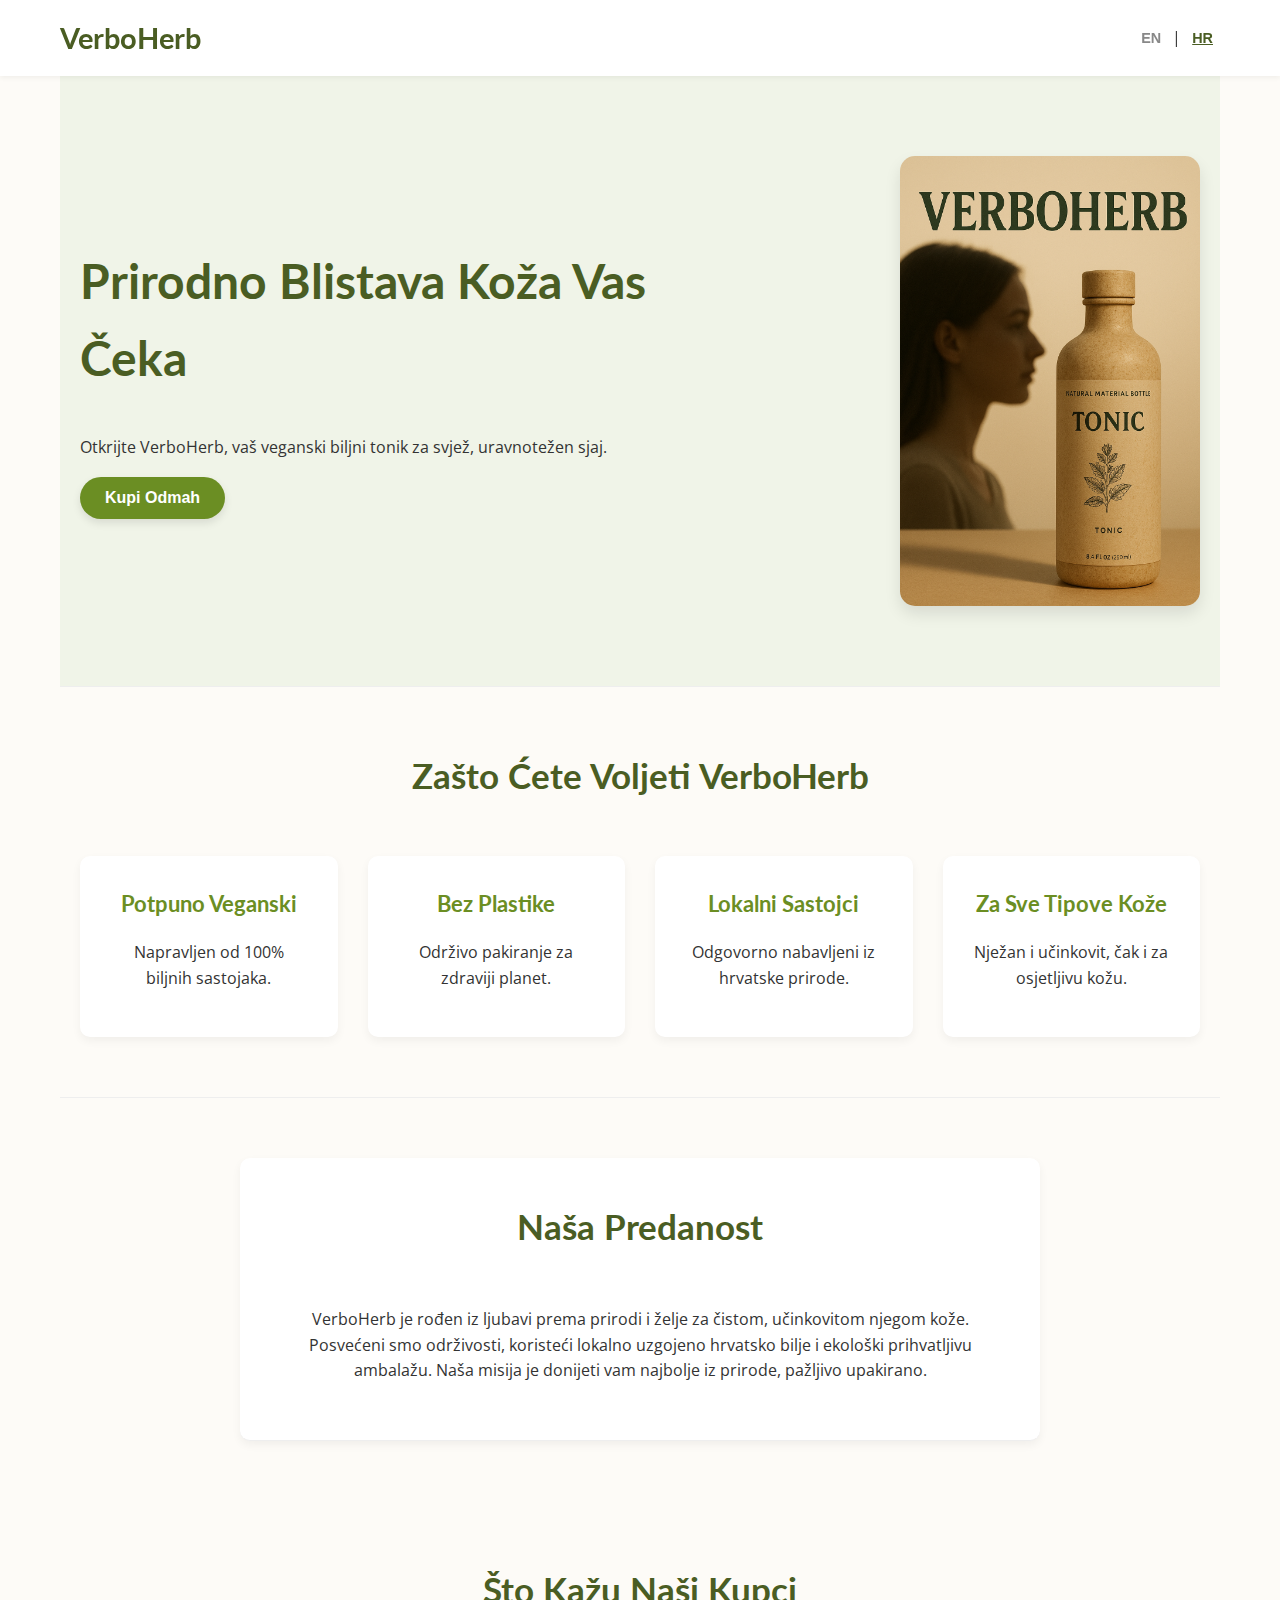
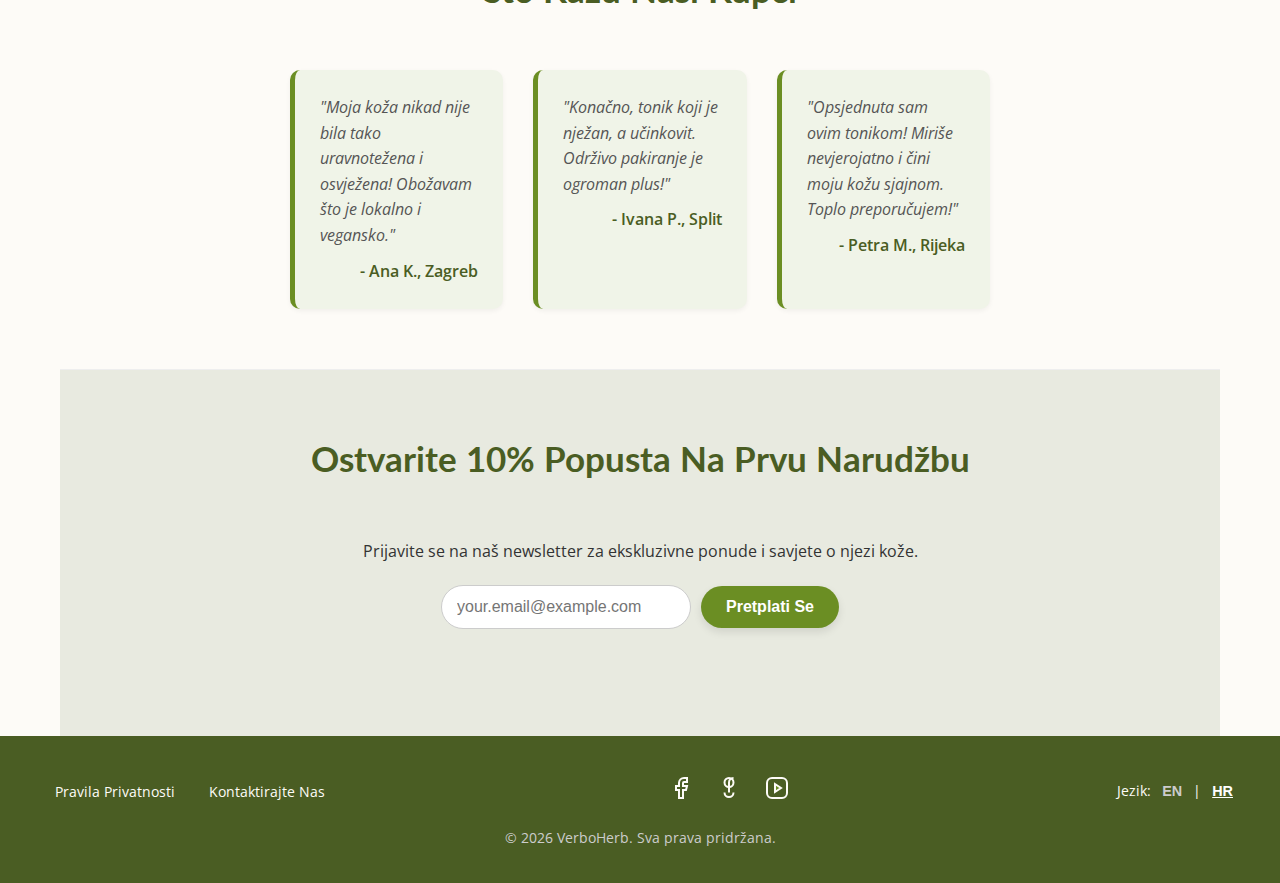
<file: index.html>
<!DOCTYPE html>
<html lang="en">
  <head>
    <meta charset="UTF-8" />
    <meta name="viewport" content="width=device-width, initial-scale=1.0" />
    <title data-i18n="title">VerboHerb - Natural Vegan Toner</title>

    <!-- Google Analytics -->
    <script
      async
      src="https://www.googletagmanager.com/gtag/js?id=G-FYGSBCF9TY"
    ></script>
    <script>
      window.dataLayer = window.dataLayer || [];
      function gtag() {
        dataLayer.push(arguments);
      }
      gtag("js", new Date());
      gtag("config", "G-FYGSBCF9TY");
    </script>

    <!-- Meta Pixel Code -->
    <script>
      !(function (f, b, e, v, n, t, s) {
        if (f.fbq) return;
        n = f.fbq = function () {
          n.callMethod
            ? n.callMethod.apply(n, arguments)
            : n.queue.push(arguments);
        };
        if (!f._fbq) f._fbq = n;
        n.push = n;
        n.loaded = !0;
        n.version = "2.0";
        n.queue = [];
        t = b.createElement(e);
        t.async = !0;
        t.src = v;
        s = b.getElementsByTagName(e)[0];
        s.parentNode.insertBefore(t, s);
      })(
        window,
        document,
        "script",
        "https://connect.facebook.net/en_US/fbevents.js"
      );
      fbq("init", "1206892384098508");
      fbq("track", "PageView");
    </script>
    <noscript
      ><img
        height="1"
        width="1"
        style="display: none"
        src="https://www.facebook.com/tr?id=1206892384098508&ev=PageView&noscript=1"
    /></noscript>
    <!-- End Meta Pixel Code -->

    <link rel="stylesheet" href="style.css" />
    <link rel="preconnect" href="https://fonts.googleapis.com" />
    <link rel="preconnect" href="https://fonts.gstatic.com" crossorigin />
    <link
      href="https://fonts.googleapis.com/css2?family=Lato:wght@400;700&family=Open+Sans:wght@400;600&display=swap"
      rel="stylesheet"
    />
    <meta
      name="description"
      content="Discover VerboHerb, your vegan herbal toner for naturally radiant skin. Crafted with local Croatian herbs and eco-friendly packaging."
    />
    <meta property="og:title" content="VerboHerb - Natural Vegan Toner" />
    <meta
      property="og:description"
      content="Discover VerboHerb, your vegan herbal toner for naturally radiant skin. Crafted with local Croatian herbs and eco-friendly packaging."
    />
    <meta property="og:image" content="1.png" />
    <meta property="og:url" content="https://verboherb.com" />
    <meta property="og:type" content="website" />
    <meta name="twitter:card" content="summary_large_image" />
    <meta name="twitter:title" content="VerboHerb - Natural Vegan Toner" />
    <meta
      name="twitter:description"
      content="Discover VerboHerb, your vegan herbal toner for naturally radiant skin. Crafted with local Croatian herbs and eco-friendly packaging."
    />
    <meta name="twitter:image" content="1.png" />
    <link rel="icon" type="image/png" href="verb.png" />
  </head>
  <body>
    <header>
      <nav>
        <div class="logo" data-i18n="brandName">VerboHerb</div>
        <div class="language-toggle">
          <button id="lang-en" class="active">EN</button> |
          <button id="lang-hr">HR</button>
        </div>
      </nav>
    </header>

    <main>
      <section id="hero">
        <div class="hero-content">
          <h1 data-i18n="heroTitle">Naturally Radiant Skin Awaits</h1>
          <p data-i18n="heroSubtitle">
            Discover VerboHerb, your vegan herbal toner for a fresh, balanced
            glow.
          </p>
          <button class="cta-button" data-i18n="heroCta">Shop Now</button>
        </div>
        <div class="hero-image">
          <img
            src="1.png"
            alt="Glass bottle of VerboHerb vegan herbal toner with green label"
          />
        </div>
      </section>

      <section id="benefits">
        <h2 data-i18n="benefitsTitle">Why You'll Love VerboHerb</h2>
        <div class="benefits-grid">
          <div class="benefit-item">
            <h3 data-i18n="benefit1Title">Purely Vegan</h3>
            <p data-i18n="benefit1Desc">
              Crafted with 100% plant-based ingredients.
            </p>
          </div>
          <div class="benefit-item">
            <h3 data-i18n="benefit2Title">Plastic-Free</h3>
            <p data-i18n="benefit2Desc">
              Sustainable packaging for a healthier planet.
            </p>
          </div>
          <div class="benefit-item">
            <h3 data-i18n="benefit3Title">Local Ingredients</h3>
            <p data-i18n="benefit3Desc">
              Sourced responsibly from Croatian nature.
            </p>
          </div>
          <div class="benefit-item">
            <h3 data-i18n="benefit4Title">For All Skin Types</h3>
            <p data-i18n="benefit4Desc">
              Gentle and effective, even for sensitive skin.
            </p>
          </div>
        </div>
      </section>

      <section id="about">
        <h2 data-i18n="aboutTitle">Our Commitment</h2>
        <p data-i18n="aboutDesc">
          VerboHerb was born from a love for nature and a desire for clean,
          effective skincare. We are dedicated to sustainability, using locally
          sourced Croatian herbs and eco-friendly packaging. Our mission is to
          bring you the best of nature, bottled with care.
        </p>
      </section>

      <section id="testimonials">
        <h2 data-i18n="testimonialsTitle">What Our Customers Say</h2>
        <div class="testimonial-container">
          <div class="testimonial">
            <p class="quote" data-i18n="testimonial1Quote">
              "My skin has never felt so balanced and refreshed! Love that it's
              local and vegan."
            </p>
            <p class="author" data-i18n="testimonial1Author">
              - Ana K., Zagreb
            </p>
          </div>
          <div class="testimonial">
            <p class="quote" data-i18n="testimonial2Quote">
              "Finally, a toner that's gentle yet effective. The sustainable
              packaging is a huge plus!"
            </p>
            <p class="author" data-i18n="testimonial2Author">
              - Ivana P., Split
            </p>
          </div>
          <div class="testimonial">
            <p class="quote" data-i18n="testimonial3Quote">
              "Obsessed with this toner! It smells amazing and makes my skin
              glow. Highly recommend!"
            </p>
            <p class="author" data-i18n="testimonial3Author">
              - Petra M., Rijeka
            </p>
          </div>
        </div>
      </section>

      <section id="newsletter">
        <h2 data-i18n="newsletterTitle">Get 10% Off Your First Order!</h2>
        <p data-i18n="newsletterDesc">
          Sign up for our newsletter for exclusive offers and skincare tips.
        </p>
        <form
          id="newsletter-form"
          name="newsletter"
          data-netlify="true"
          action="/thank-you.html"
        >
          <input type="hidden" name="form-name" value="newsletter" />
          <input
            type="email"
            id="email"
            name="email"
            placeholder="your.email@example.com"
            required
          />
          <button type="submit" class="cta-button" data-i18n="newsletterSubmit">
            Subscribe
          </button>
        </form>
        <p id="newsletter-feedback" class="form-feedback"></p>
      </section>
    </main>

    <footer>
      <div class="footer-content">
        <div class="footer-nav">
          <a href="privacy.html" data-i18n="footerPrivacy">Privacy Policy</a>
          <a href="#" data-i18n="footerContact">Contact Us</a>
        </div>
        <div class="social-icons">
          <a
            href="https://www.facebook.com/profile.php?id=61577306406645"
            target="_blank"
            rel="noopener"
            aria-label="Facebook"
          >
            <!-- Facebook SVG -->
            <svg
              xmlns="http://www.w3.org/2000/svg"
              class="social-icon"
              width="24"
              height="24"
              viewBox="0 0 24 24"
              fill="none"
              stroke="currentColor"
              stroke-width="2"
            >
              <path d="M18 2h-3a5 5 0 0 0-5 5v3H7v4h3v8h4v-8h3l1-4h-4V7a1 1 0 0 1 1-1h3z"></path>
            </svg>
          </a>
          <a
            href="https://www.tiktok.com/@verboherb"
            target="_blank"
            rel="noopener"
            aria-label="TikTok"
          >
            <!-- TikTok SVG -->
            <svg
              xmlns="http://www.w3.org/2000/svg"
              class="social-icon"
              width="24"
              height="24"
              viewBox="0 0 24 24"
              fill="none"
              stroke="currentColor"
              stroke-width="2"
            >
              <path d="M16.5 6.5a4.5 4.5 0 1 0-9 0 4.5 4.5 0 0 0 9 0Z"></path>
              <path d="M12 16.5V6.5C12 4 14 2 16.5 2"></path>
              <path d="M7.5 16.5c0 2.5 2 4.5 4.5 4.5S16.5 19 16.5 16.5"></path>
            </svg>
          </a>
          <a
            href="https://www.youtube.com/channel/UCJx76Biln4bVJT2Z43sIDQQ"
            target="_blank"
            rel="noopener"
            aria-label="YouTube"
          >
            <!-- YouTube SVG -->
            <svg
              xmlns="http://www.w3.org/2000/svg"
              class="social-icon"
              width="24"
              height="24"
              viewBox="0 0 24 24"
              fill="none"
              stroke="currentColor"
              stroke-width="2"
            >
              <rect x="2" y="2" width="20" height="20" rx="5" ry="5"></rect>
              <polygon points="10,8 16,12 10,16 10,8" fill="currentColor" />
            </svg>
          </a>
        </div>
        <div class="footer-lang-toggle">
          <span data-i18n="footerLanguage">Language:</span>
          <button id="footer-lang-en">EN</button> |
          <button id="footer-lang-hr">HR</button>
        </div>
      </div>
      <p class="copyright">
        &copy; <span id="current-year"></span> VerboHerb.
        <span data-i18n="footerRights">All rights reserved.</span>
      </p>
    </footer>

    <script src="script.js"></script>
    <script type="application/ld+json">
      {
        "@context": "https://schema.org",
        "@type": "Product",
        "name": "VerboHerb Vegan Herbal Toner",
        "image": "1.png",
        "description": "Discover VerboHerb, your vegan herbal toner for naturally radiant skin. Crafted with local Croatian herbs and eco-friendly packaging.",
        "brand": {
          "@type": "Brand",
          "name": "VerboHerb"
        },
        "offers": {
          "@type": "Offer",
          "priceCurrency": "EUR",
          "price": "19.99",
          "availability": "https://schema.org/InStock"
        }
      }
    </script>
  </body>
</html>
</file>
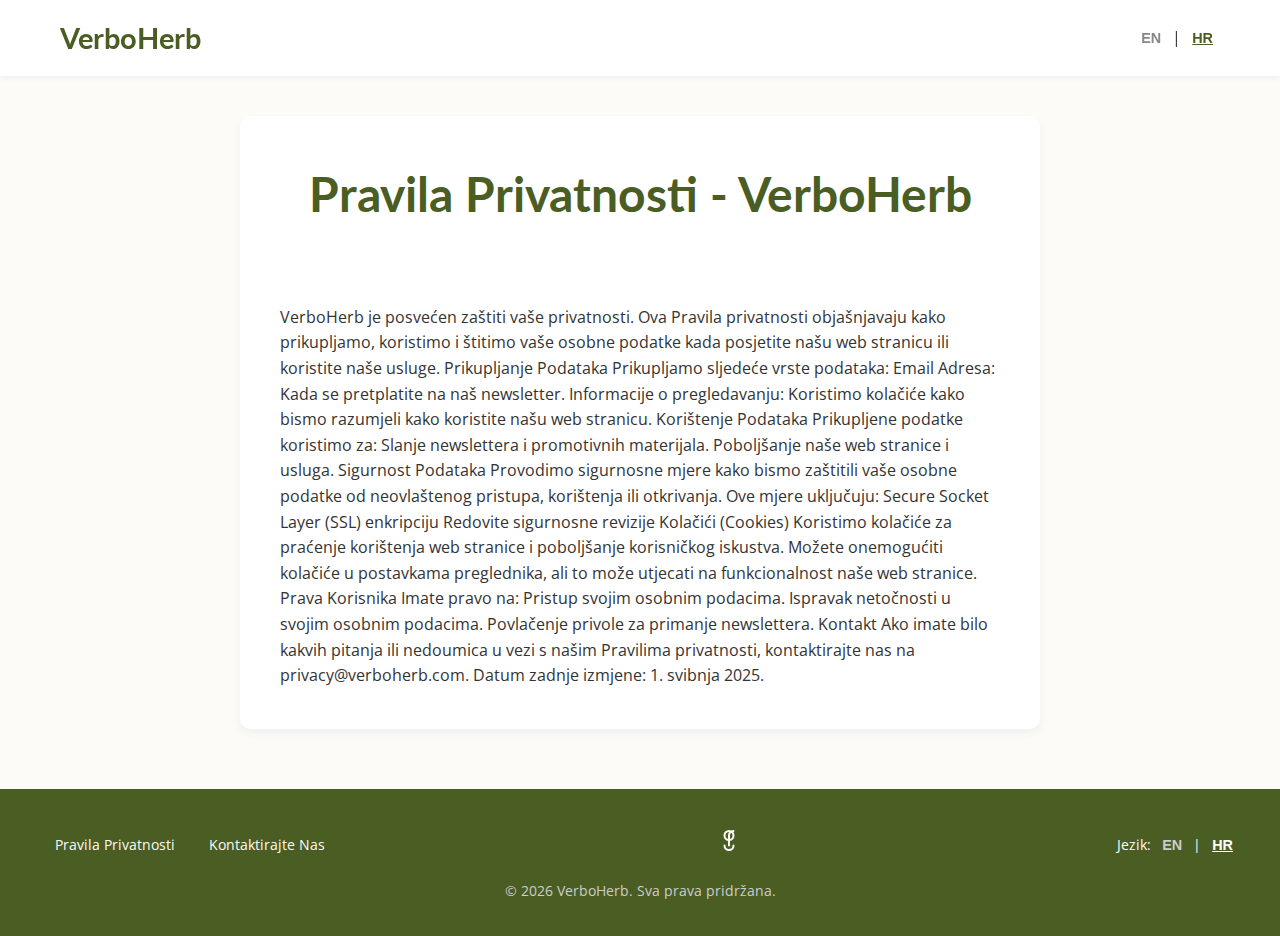
<file: privacy.html>
<!DOCTYPE html>
<html lang="hr"> <!-- Default to HR based on previous request -->
<head>
    <meta charset="UTF-8">
    <meta name="viewport" content="width=device-width, initial-scale=1.0">
    <title data-i18n="privacyTitle">Pravila Privatnosti - VerboHerb</title>
    
    <!-- Google tag (gtag.js) -->
    <script async src="https://www.googletagmanager.com/gtag/js?id=G-FYGSBCF9TY"></script>
    <script>
      window.dataLayer = window.dataLayer || [];
      function gtag(){dataLayer.push(arguments);}
      gtag('js', new Date());

      gtag('config', 'G-FYGSBCF9TY');
    </script>
    
    <link rel="stylesheet" href="style.css">
    <link rel="preconnect" href="https://fonts.googleapis.com">
    <link rel="preconnect" href="https://fonts.gstatic.com" crossorigin>
    <link href="https://fonts.googleapis.com/css2?family=Lato:wght@400;700&family=Open+Sans:wght@400;600&display=swap" rel="stylesheet">
    <link rel="icon" type="image/png" href="verb.png">
    <meta name="description" content="Learn about VerboHerb's privacy practices, including data collection, usage, and user rights. Your privacy is our priority.">
    <meta property="og:title" content="Privacy Policy - VerboHerb">
    <meta property="og:description" content="Learn about VerboHerb's privacy practices, including data collection, usage, and user rights. Your privacy is our priority.">
    <meta property="og:image" content="1.png">
    <meta property="og:url" content="https://verboherb.com/privacy.html">
    <meta property="og:type" content="website">
    <meta name="twitter:card" content="summary_large_image">
    <meta name="twitter:title" content="Privacy Policy - VerboHerb">
    <meta name="twitter:description" content="Learn about VerboHerb's privacy practices, including data collection, usage, and user rights. Your privacy is our priority.">
    <meta name="twitter:image" content="1.png">
</head>
<body>
    <header>
        <nav>
            <!-- Link back to homepage -->
            <a href="index.html" class="logo" data-i18n="brandName">VerboHerb</a>
            <div class="language-toggle">
                <button id="lang-en">EN</button> |
                <button id="lang-hr" class="active">HR</button>
            </div>
        </nav>
    </header>

    <main class="content-page">
        <section id="privacy-policy">
            <h1 data-i18n="privacyTitle">Pravila Privatnosti</h1>
            <div class="policy-content" data-i18n="privacyContent">
                <p>Ova pravila privatnosti objašnjavaju kako prikupljamo, koristimo, pohranjujemo i štitimo vaše osobne podatke. Vaša privatnost nam je važna i posvećeni smo zaštiti vaših podataka u skladu s važećim zakonima.</p>
    
                <h2>Prikupljanje Podataka</h2>
                <p>Prikupljamo osobne podatke kao što su ime, e-mail adresa i broj telefona kada se pretplatite na naš newsletter, ispunite kontakt obrazac ili se registrirate na našoj web stranici. Također prikupljamo tehničke podatke kao što su IP adresa, vrsta preglednika, uređaj i podaci o korištenju stranice putem kolačića i analitičkih alata.</p>
    
                <h2>Korištenje Podataka</h2>
                <p>Vaše podatke koristimo isključivo u sljedeće svrhe:</p>
                <ul>
                    <li>Za slanje informacija, obavijesti i promotivnih materijala putem e-maila (samo uz vašu suglasnost).</li>
                    <li>Za poboljšanje funkcionalnosti i sigurnosti web stranice.</li>
                    <li>Za analizu korištenja web stranice kako bismo razumjeli potrebe korisnika.</li>
                    <li>Za odgovor na upite i pružanje podrške korisnicima.</li>
                </ul>
    
                <h2>Dijeljenje Podataka</h2>
                <p>Ne dijelimo vaše osobne podatke s trećim stranama osim ako je to zakonski obvezno, nužno radi izvršenja usluge, ili uz vašu izričitu privolu. U tim slučajevima osiguravamo da su svi partneri obvezani na čuvanje povjerljivosti podataka.</p>
    
                <h2>Sigurnost Podataka</h2>
                <p>Poduzimamo tehničke i organizacijske mjere kako bismo zaštitili vaše podatke od gubitka, zloupotrebe i neovlaštenog pristupa. Uključujući enkripciju (SSL), sigurnosne revizije i ograničen pristup podacima unutar organizacije.</p>
    
                <h2>Kolačići (Cookies)</h2>
                <p>Koristimo kolačiće za poboljšanje korisničkog iskustva, analizu prometa i personalizaciju sadržaja. Možete upravljati kolačićima putem postavki vašeg preglednika. Odbijanje nekih kolačića može utjecati na funkcioniranje određenih dijelova stranice.</p>
    
                <h2>Pohrana Podataka</h2>
                <p>Vaši osobni podaci pohranjuju se sigurno i čuvaju samo onoliko dugo koliko je potrebno za ostvarenje svrhe obrade ili u skladu s pravnim obvezama.</p>
    
                <h2>Prava Korisnika</h2>
                <p>U skladu s GDPR-om i drugim propisima imate pravo na:</p>
                <ul>
                    <li>Pristup osobnim podacima koje posjedujemo o vama.</li>
                    <li>Ispravak netočnih ili nepotpunih podataka.</li>
                    <li>Brisanje vaših podataka kada više nisu potrebni ili na temelju povlačenja privole.</li>
                    <li>Ograničenje obrade podataka u određenim okolnostima.</li>
                    <li>Prijenos podataka na drugog voditelja obrade (gdje je primjenjivo).</li>
                    <li>Ulaganje prigovora na obradu podataka u svrhu izravnog marketinga.</li>
                </ul>
    
                <h2>Maloljetnici</h2>
                <p>Naše usluge nisu namijenjene osobama mlađima od 16 godina. Ne prikupljamo svjesno osobne podatke maloljetnika bez pristanka roditelja ili zakonskog skrbnika.</p>
    
                <h2>Izmjene Pravila Privatnosti</h2>
                <p>Pravila privatnosti mogu se povremeno ažurirati. Preporučujemo da ih redovito pregledavate. Sve promjene objavit ćemo na ovoj stranici uz ažurirani datum.</p>
    
                <h2>Kontakt</h2>
                <p>Za sva pitanja vezana uz privatnost, molimo kontaktirajte nas na: <a href="mailto:privacy@verboherb.com">privacy@verboherb.com</a></p>
                <p>Datum zadnje izmjene: 1. svibnja 2025.</p>
            </div>
        </section>
    </main>
    

    <footer>
        <!-- Reusing footer structure, ensure links are appropriate -->
        <div class="footer-content">
            <div class="footer-nav">
                <a href="privacy.html" data-i18n="footerPrivacy">Pravila Privatnosti</a>
                <a href="#" data-i18n="footerContact">Kontaktirajte Nas</a> <!-- Placeholder -->
            </div>
            <div class="social-icons">
                <a href="#" aria-label="TikTok">
                     <svg xmlns="http://www.w3.org/2000/svg" width="24" height="24" viewBox="0 0 24 24" fill="none" stroke="currentColor" stroke-width="2" stroke-linecap="round" stroke-linejoin="round" class="social-icon">
                        <path d="M16.5 6.5a4.5 4.5 0 1 0-9 0 4.5 4.5 0 0 0 9 0Z"></path>
                        <path d="M12 16.5V6.5C12 4 14 2 16.5 2"></path>
                        <path d="M7.5 16.5c0 2.5 2 4.5 4.5 4.5S16.5 19 16.5 16.5"></path>
                    </svg>
                </a>
            </div>
            <div class="footer-lang-toggle">
                 <span data-i18n="footerLanguage">Jezik:</span>
                 <button id="footer-lang-en">EN</button> |
                 <button id="footer-lang-hr">HR</button>
            </div>
        </div>
        <p class="copyright">&copy; <span id="current-year"></span> VerboHerb. <span data-i18n="footerRights">Sva prava pridržana.</span></p>
    </footer>

    <script src="script.js"></script>
    <script type="application/ld+json">
    {
      "@context": "https://schema.org",
      "@type": "WebPage",
      "name": "Privacy Policy - VerboHerb",
      "description": "Learn about VerboHerb's privacy practices, including data collection, usage, and user rights. Your privacy is our priority.",
      "url": "https://verboherb.com/privacy.html"
    }
    </script>
</body>
</html>
</file>
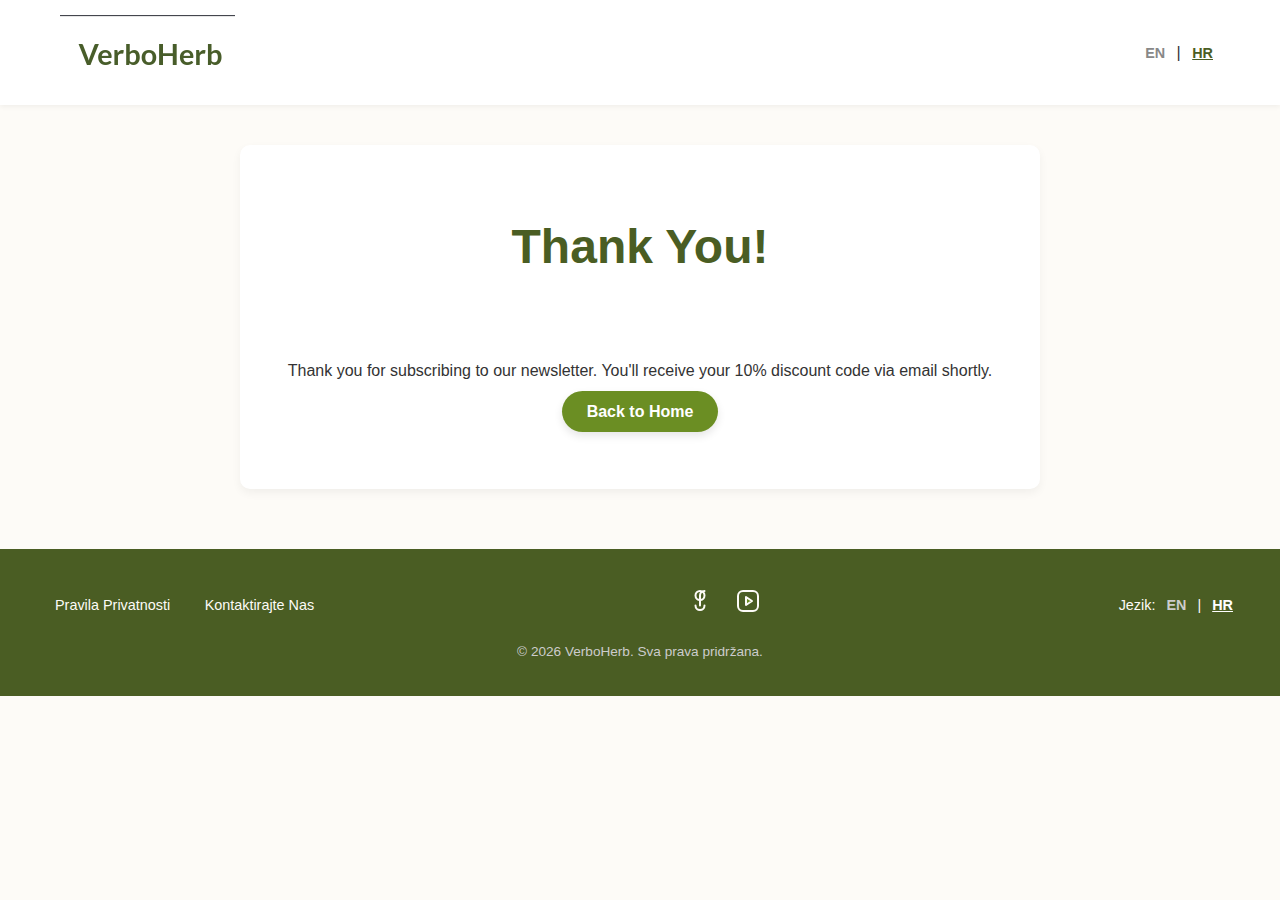
<file: thank-you.html>
<!DOCTYPE html>
<html lang="en">
<head>
    <meta charset="UTF-8">
    <meta name="viewport" content="width=device-width, initial-scale=1.0">
    <title>Thank You - VerboHerb</title>
    <link rel="stylesheet" href="style.css">
    <link rel="icon" type="image/png" href="verb.png">
    <meta name="robots" content="noindex">
</head>
<body>
    <header>
        <nav>
            <a href="index.html" class="logo-link">
                <img src="verb.png" alt="VerboHerb Logo" class="logo">
            </a>
            <div class="language-toggle">
                <button id="lang-en" class="active">EN</button> |
                <button id="lang-hr">HR</button>
            </div>
        </nav>
    </header>

    <main class="content-page">
        <section style="text-align: center; padding: 4rem 2rem;">
            <h1 data-i18n="thankYouTitle">Thank You!</h1>
            <p data-i18n="thankYouMessage">Thank you for subscribing to our newsletter. You'll receive your 10% discount code via email shortly.</p>
            <a href="index.html" class="cta-button" data-i18n="backHome">Back to Home</a>
        </section>
    </main>

    <footer>
        <div class="footer-content">
            <div class="footer-nav">
                <a href="privacy.html" data-i18n="footerPrivacy">Privacy Policy</a>
                <a href="#" data-i18n="footerContact">Contact Us</a>
            </div>
            <div class="social-icons">
                <a href="#" aria-label="TikTok">
                    <svg xmlns="http://www.w3.org/2000/svg" width="24" height="24" viewBox="0 0 24 24" fill="none" stroke="currentColor" stroke-width="2" stroke-linecap="round" stroke-linejoin="round" class="social-icon">
                        <path d="M16.5 6.5a4.5 4.5 0 1 0-9 0 4.5 4.5 0 0 0 9 0Z"></path>
                        <path d="M12 16.5V6.5C12 4 14 2 16.5 2"></path>
                        <path d="M7.5 16.5c0 2.5 2 4.5 4.5 4.5S16.5 19 16.5 16.5"></path>
                    </svg>
                </a>
                <a href="https://www.youtube.com/channel/UCJx76Biln4bVJT2Z43sIDQQ" target="_blank" rel="noopener" aria-label="YouTube">
                    <svg xmlns="http://www.w3.org/2000/svg" width="24" height="24" viewBox="0 0 24 24" fill="none" stroke="currentColor" stroke-width="2" stroke-linecap="round" stroke-linejoin="round" class="social-icon">
                        <rect x="2" y="2" width="20" height="20" rx="5" ry="5"></rect>
                        <polygon points="10,8 16,12 10,16 10,8" fill="currentColor"/>
                    </svg>
                </a>
            </div>
            <div class="footer-lang-toggle">
                <span data-i18n="footerLanguage">Language:</span>
                <button id="footer-lang-en">EN</button> |
                <button id="footer-lang-hr">HR</button>
            </div>
        </div>
        <p class="copyright">&copy; <span id="current-year"></span> VerboHerb. <span data-i18n="footerRights">All rights reserved.</span></p>
    </footer>

    <script src="script.js"></script>
</body>
</html>
</file>
<file: style.css>
/* Basic Reset & Font Setup */
* {
    margin: 0;
    padding: 0;
    box-sizing: border-box;
}

body {
    font-family: 'Open Sans', sans-serif;
    line-height: 1.6;
    color: #333;
    background-color: #fdfbf7; /* Light beige background */
}

h1, h2, h3 {
    font-family: 'Lato', sans-serif;
    margin-bottom: 0.8em;
    color: #4a5d23; /* Earthy green */
}

h1 { font-size: 2.5rem; }
h2 { font-size: 2rem; text-align: center; margin-bottom: 1.5em; }
h3 { font-size: 1.4rem; color: #6b8e23; } /* Lighter green */

p {
    margin-bottom: 1em;
}

a {
    color: #6b8e23;
    text-decoration: none;
}

a:hover {
    text-decoration: underline;
}

img {
    max-width: 100%;
    height: auto;
    display: block;
}

/* Layout & Container */
main {
    max-width: 1200px;
    margin: 0 auto;
    padding: 0 20px;
}

section {
    padding: 60px 20px;
    border-bottom: 1px solid #eee;
}

section:last-of-type {
    border-bottom: none;
}

/* Header & Navigation */
header {
    background-color: #fff;
    padding: 15px 0;
    box-shadow: 0 2px 5px rgba(0,0,0,0.05);
    position: sticky;
    top: 0;
    z-index: 1000;
}

nav {
    max-width: 1200px;
    margin: 0 auto;
    padding: 0 20px;
    display: flex;
    justify-content: space-between;
    align-items: center;
}

.logo {
    font-family: 'Lato', sans-serif;
    font-size: 1.8rem;
    font-weight: 700;
    color: #4a5d23;
}

.language-toggle button,
.footer-lang-toggle button {
    background: none;
    border: none;
    cursor: pointer;
    font-size: 0.9rem;
    font-weight: 600;
    color: #888;
    padding: 5px;
    margin: 0 2px;
}

.language-toggle button.active,
.footer-lang-toggle button.active {
    color: #4a5d23;
    font-weight: 700;
    text-decoration: underline;
}

/* Buttons */
.cta-button {
    background-color: #6b8e23; /* Lighter green */
    color: #fff;
    padding: 12px 25px;
    border: none;
    border-radius: 25px; /* Rounded corners */
    font-size: 1rem;
    font-weight: 600;
    cursor: pointer;
    transition: background-color 0.3s ease, transform 0.2s ease;
    box-shadow: 0 4px 8px rgba(0,0,0,0.1);
}

.cta-button:hover {
    background-color: #4a5d23; /* Darker green */
    transform: translateY(-2px);
}

/* Hero Section */
#hero {
    display: flex;
    flex-direction: column;
    align-items: center;
    text-align: center;
    padding-top: 80px; /* Adjust for sticky header */
    padding-bottom: 80px;
    background-color: #f0f4e8; /* Very light green/beige */
}

.hero-content {
    max-width: 600px;
    margin-bottom: 30px;
}

.hero-image img {
    max-width: 300px; /* Adjust as needed */
    border-radius: 15px;
    box-shadow: 0 8px 16px rgba(0,0,0,0.1);
}

/* Benefits Section */
.benefits-grid {
    display: grid;
    grid-template-columns: repeat(auto-fit, minmax(250px, 1fr));
    gap: 30px;
    text-align: center;
}

.benefit-item {
    background-color: #fff;
    padding: 30px;
    border-radius: 10px;
    box-shadow: 0 4px 10px rgba(0,0,0,0.05);
    transition: transform 0.3s ease, box-shadow 0.3s ease; /* Added transition */
}

/* Added hover effect for benefit items */
.benefit-item:hover {
    transform: translateY(-5px);
    box-shadow: 0 8px 15px rgba(0,0,0,0.08);
}

/* About Section */
#about {
    background-color: #fff;
    text-align: center;
    max-width: 800px;
    margin: 60px auto; /* Center the section */
    padding: 40px;
    border-radius: 10px;
    box-shadow: 0 4px 10px rgba(0,0,0,0.05);
}

/* Testimonials Section */
.testimonial-container {
    display: flex;
    flex-direction: column;
    gap: 30px;
    max-width: 700px;
    margin: 0 auto;
}

.testimonial {
    background-color: #f0f4e8;
    padding: 25px;
    border-radius: 10px;
    border-left: 5px solid #6b8e23;
    box-shadow: 0 2px 5px rgba(0,0,0,0.05);
    transition: transform 0.3s ease, box-shadow 0.3s ease; /* Added transition */
}

/* Added hover effect for testimonials */
.testimonial:hover {
    transform: translateY(-3px);
    box-shadow: 0 5px 10px rgba(0,0,0,0.07);
}

.testimonial .quote {
    font-style: italic;
    margin-bottom: 10px;
    color: #555;
}

.testimonial .author {
    font-weight: 600;
    text-align: right;
    color: #4a5d23;
    margin-bottom: 0;
}

/* Newsletter Section */
#newsletter {
    text-align: center;
    background-color: #e8eae0; /* Slightly different beige */
}

#newsletter-form {
    margin-top: 20px;
    display: flex;
    justify-content: center;
    align-items: center;
    flex-wrap: wrap; /* Allow wrapping on small screens */
    gap: 10px;
}

#newsletter-form input[type="email"] {
    padding: 12px 15px;
    border: 1px solid #ccc;
    border-radius: 25px;
    min-width: 250px;
    font-size: 1rem;
}

/* Added styles for form feedback */
.form-feedback {
    margin-top: 15px;
    font-size: 0.9rem;
    color: #4a5d23; /* Match brand color */
    min-height: 1.2em; /* Prevent layout shift */
}

/* Footer */
footer {
    background-color: #4a5d23; /* Dark green */
    color: #fdfbf7; /* Light beige text */
    padding: 40px 20px 20px;
    text-align: center;
}

.footer-content {
    max-width: 1200px;
    margin: 0 auto 20px auto;
    display: flex;
    flex-direction: column;
    align-items: center;
    gap: 20px;
}

.footer-nav a {
    color: #fdfbf7;
    margin: 0 15px;
    font-size: 0.9rem;
}

.footer-nav a:hover {
    text-decoration: underline;
}

.social-icons a {
    margin: 0 10px;
    display: inline-block; /* Ensure proper spacing and alignment */
}

/* Removed img filter, styling SVG directly */
.social-icon {
    width: 24px;
    height: 24px;
    stroke: #fdfbf7; /* Use stroke for outline icons */
    fill: none; /* Ensure icons are outlines */
    transition: stroke 0.3s ease;
}

.social-icons a:hover .social-icon {
    stroke: #fff; /* Slightly brighter on hover */
}

.footer-lang-toggle {
    font-size: 0.9rem;
}
.footer-lang-toggle button {
    color: #ccc; /* Lighter color for footer toggle */
}
.footer-lang-toggle button.active {
    color: #fff;
    font-weight: 700;
}

.copyright {
    font-size: 0.85rem;
    color: #ccc;
    margin-top: 20px;
}

/* Responsive Design */
@media (min-width: 768px) {
    h1 { font-size: 3rem; }
    h2 { font-size: 2.2rem; }

    #hero {
        flex-direction: row;
        justify-content: space-between;
        text-align: left;
    }

    .hero-content {
        margin-bottom: 0;
        margin-right: 40px; /* Add space between text and image */
    }

    .testimonial-container {
        flex-direction: row; /* Side-by-side testimonials on larger screens */
        justify-content: space-around;
    }

    .testimonial {
        flex-basis: calc(33.333% - 20px); /* Adjust basis for 3 testimonials */
    }

    .footer-content {
        flex-direction: row;
        justify-content: space-between;
        align-items: center;
    }
}

@media (max-width: 480px) {
    h1 { font-size: 2rem; }
    h2 { font-size: 1.8rem; }
    section { padding: 40px 15px; }
    .cta-button { padding: 10px 20px; font-size: 0.9rem; }
    #newsletter-form input[type="email"] { min-width: 200px; }
}

/* Added styles for generic content pages like Privacy Policy */
.content-page {
    padding-top: 40px; /* Add some space below the sticky header */
    padding-bottom: 60px;
}

.content-page section {
    max-width: 800px;
    margin: 0 auto;
    background-color: #fff;
    padding: 40px;
    border-radius: 10px;
    box-shadow: 0 4px 10px rgba(0,0,0,0.05);
    border-bottom: none; /* Remove default section border */
}

.content-page h1 {
    text-align: center;
    margin-bottom: 1.5em;
}

.policy-content h2 {
    font-size: 1.6rem;
    margin-top: 1.5em;
    margin-bottom: 0.8em;
    text-align: left; /* Align subheadings left */
    color: #4a5d23;
}

.policy-content p {
    margin-bottom: 1.2em;
    line-height: 1.7;
}
</file>
